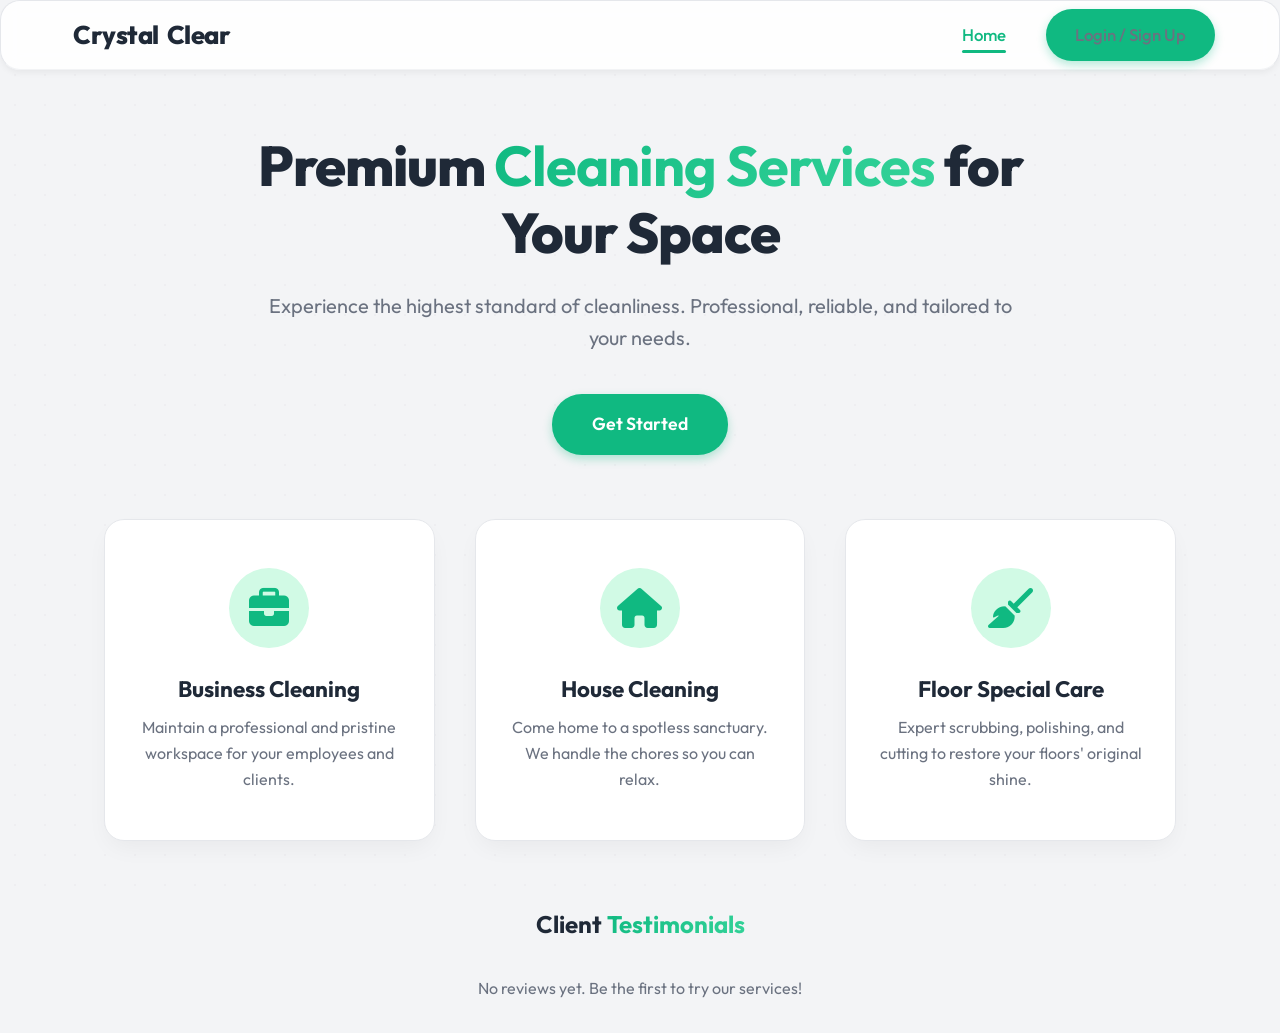
<file: FrontEnd/HTML/index.html>
<!DOCTYPE html>
<html lang="en">

<head>
    <meta charset="UTF-8">
    <meta name="viewport" content="width=device-width, initial-scale=1.0">
    <title>Crystal Clear - Premium Cleaning Services</title>
    <!-- Google Fonts -->
    <link rel="preconnect" href="https://fonts.googleapis.com">
    <link rel="preconnect" href="https://fonts.gstatic.com" crossorigin>
    <link href="https://fonts.googleapis.com/css2?family=Outfit:wght@300;400;500;600;700&display=swap" rel="stylesheet">
    <!-- Font Awesome Icons -->
    <link rel="stylesheet" href="https://cdnjs.cloudflare.com/ajax/libs/font-awesome/6.4.0/css/all.min.css">
    <link rel="stylesheet" href="../CSS/style.css">
    <link rel="stylesheet" href="../CSS/index.css">
</head>

<body>
    <div class="blob-bg">
        <div class="blob blob-1"></div>
        <div class="blob blob-2"></div>
        <div class="blob blob-3"></div>
    </div>

    <!-- Navigation -->
    <nav class="navbar glassmorphism">
        <div class="nav-brand">
            <i class="fa-solid fa-sparkles text-gradient"></i> Crystal <span>Clear</span>
        </div>
        <ul class="nav-links" id="nav-links">
            <!-- Dynamically populated based on auth state by common.js -->
        </ul>
        <div class="burger">
            <div class="line1"></div>
            <div class="line2"></div>
            <div class="line3"></div>
        </div>
    </nav>

    <!-- Main Content Area -->
    <main id="app-root">
        <section id="home-view" class="view-section active">
            <div style="text-align: center; max-width: 800px; margin: 0 auto 4rem auto;">
                <h1
                    style="font-size: 3.5rem; font-weight: 800; letter-spacing: -1px; margin-bottom: 1.5rem; line-height: 1.2;">
                    Premium <span class="text-gradient">Cleaning Services</span> for Your Space
                </h1>
                <p class="text-muted" style="font-size: 1.25rem; margin-bottom: 2.5rem; padding: 0 20px;">
                    Experience the highest standard of cleanliness. Professional, reliable, and tailored to your needs.
                </p>
                <div id="home-cta-container">
                    <!-- Nav generated by JS depending on auth -->
                </div>
            </div>

            <div class="services-grid">
                <div class="glassmorphism service-card">
                    <div class="icon-wrapper">
                        <i class="fas fa-briefcase"></i>
                    </div>
                    <div>
                        <h3 style="font-size: 1.4rem; margin-bottom: 0.5rem;">Business Cleaning</h3>
                        <p class="text-muted">Maintain a professional and pristine workspace for your employees and
                            clients.</p>
                    </div>
                </div>

                <div class="glassmorphism service-card">
                    <div class="icon-wrapper">
                        <i class="fas fa-home"></i>
                    </div>
                    <div>
                        <h3 style="font-size: 1.4rem; margin-bottom: 0.5rem;">House Cleaning</h3>
                        <p class="text-muted">Come home to a spotless sanctuary. We handle the chores so you can relax.
                        </p>
                    </div>
                </div>

                <div class="glassmorphism service-card">
                    <div class="icon-wrapper">
                        <i class="fas fa-broom"></i>
                    </div>
                    <div>
                        <h3 style="font-size: 1.4rem; margin-bottom: 0.5rem;">Floor Special Care</h3>
                        <p class="text-muted">Expert scrubbing, polishing, and cutting to restore your floors' original
                            shine.</p>
                    </div>
                </div>
            </div>

            <div id="ratings-container"></div>
        </section>
    </main>

    <!-- Notification Toast -->
    <div id="toast-container"></div>

    <script src="../JS/api.js"></script>
    <script src="../JS/common.js"></script>
    <script src="../JS/index.js"></script>
</body>

</html>
</file>
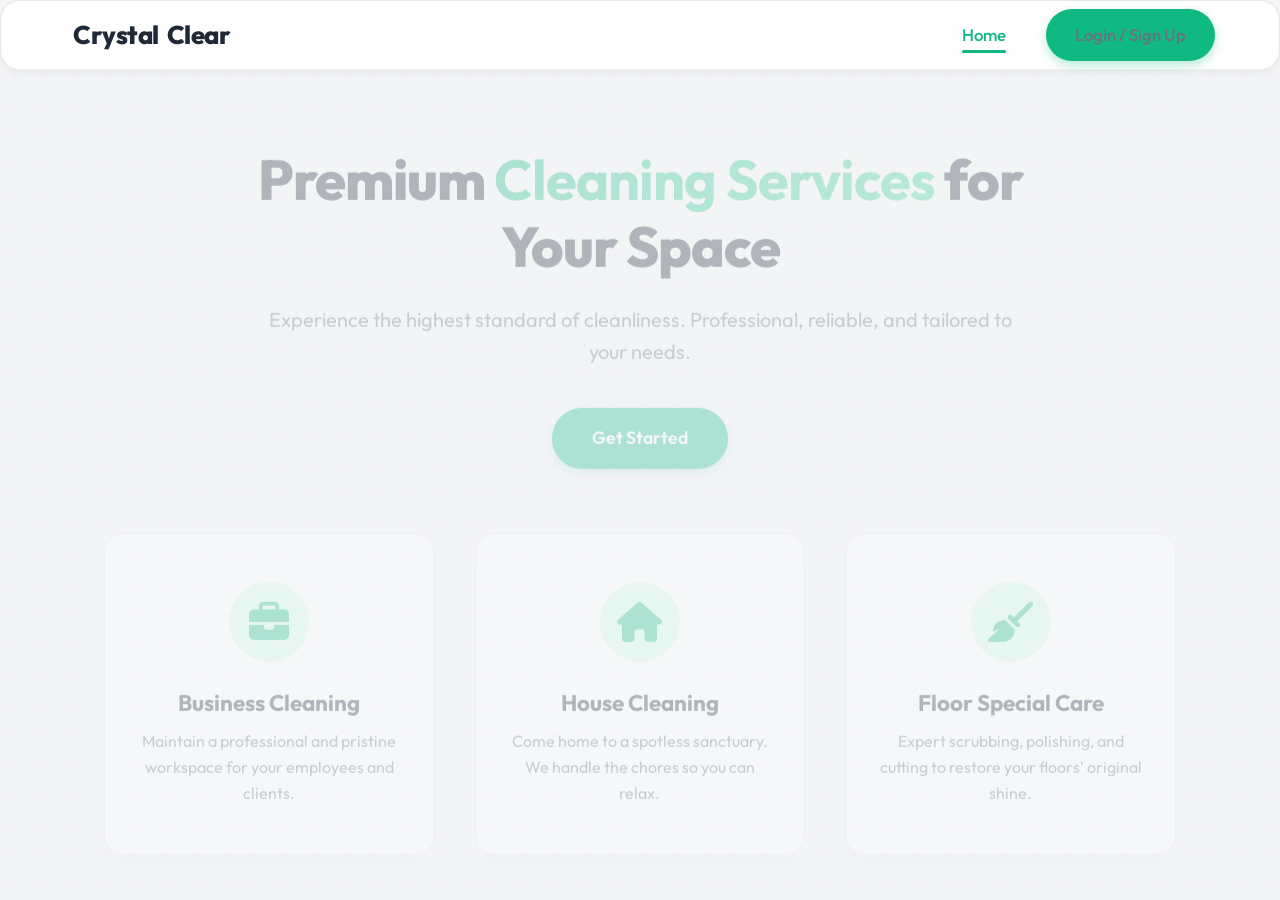
<file: FrontEnd/HTML/admin.html>
<!DOCTYPE html>
<html lang="en">

<head>
    <meta charset="UTF-8">
    <meta name="viewport" content="width=device-width, initial-scale=1.0">
    <title>Crystal Clear - Admin Panel</title>
    <!-- Google Fonts -->
    <link rel="preconnect" href="https://fonts.googleapis.com">
    <link rel="preconnect" href="https://fonts.gstatic.com" crossorigin>
    <link href="https://fonts.googleapis.com/css2?family=Outfit:wght@300;400;500;600;700&display=swap" rel="stylesheet">
    <!-- Font Awesome Icons -->
    <link rel="stylesheet" href="https://cdnjs.cloudflare.com/ajax/libs/font-awesome/6.4.0/css/all.min.css">
    <link rel="stylesheet" href="../CSS/style.css">
    <link rel="stylesheet" href="../CSS/admin.css">
</head>

<body>
    <div class="blob-bg"></div>

    <!-- Navigation -->
    <nav class="navbar glassmorphism">
        <div class="nav-brand">
            <i class="fa-solid fa-sparkles text-gradient"></i> Crystal <span>Clear</span>
        </div>
        <ul class="nav-links" id="nav-links">
            <!-- Dynamically populated based on auth state by common.js -->
        </ul>
        <div class="burger">
            <div class="line1"></div>
            <div class="line2"></div>
            <div class="line3"></div>
        </div>
    </nav>

    <!-- Main Content Area -->
    <main id="app-root">
        <section id="admin-view" class="view-section active">
            <h2 class="mb-4 text-gradient" style="font-size: 2.2rem; font-weight: 800;"><i
                    class="fa-solid fa-shield-halved"></i> Admin Control Panel</h2>

            <div class="glassmorphism mb-5"
                style="padding: 2rem; display: flex; justify-content: space-between; align-items: center; background: linear-gradient(to right, white, #f0fdf4);">
                <div>
                    <h3 style="font-size: 1.5rem; margin-bottom: 0.5rem; color: var(--primary-hover);">Appointment
                        Management</h3>
                    <p class="text-muted" style="margin: 0; font-size: 1.05rem;">Review, accept, or cancel incoming user
                        service requests.</p>
                </div>
                <div style="font-size: 3rem; color: var(--primary-light);">
                    <i class="fa-solid fa-calendar-check"></i>
                </div>
            </div>

            <div id="appointments-list" class="appointments-list">
                <!-- Javascript populated -->
            </div>

            <!-- Cancel Modal -->
            <div id="cancel-modal" class="glassmorphism"
                style="display: none; position: fixed; top: 50%; left: 50%; transform: translate(-50%, -50%); z-index: 2000; padding: 2.5rem; width: 90%; max-width: 450px;">
                <h3 class="mb-3 text-danger" style="font-size: 1.5rem; text-align: center;"><i
                        class="fa-solid fa-triangle-exclamation"></i> Cancel Appointment</h3>
                <p class="text-muted mb-4 text-center" style="font-size: 0.95rem;">Please provide a reason for
                    cancellation. This will be visible to the user.</p>
                <div class="form-group">
                    <textarea id="cancel-reason" class="form-control"
                        placeholder="E.g., Fully booked for this timeslot, out of service area..."
                        style="min-height: 100px;"></textarea>
                </div>
                <div style="display: flex; gap: 15px; margin-top: 1rem;">
                    <button id="submit-cancel" class="danger-btn" style="flex:1; padding: 0.8rem;">Confirm
                        Cancel</button>
                    <button
                        onclick="document.getElementById('cancel-modal').style.display='none'; document.getElementById('modal-overlay-admin').style.display='none'"
                        class="secondary-btn"
                        style="flex:1; padding: 0.8rem; border-color: var(--text-muted); color: var(--text-muted);">Abort</button>
                </div>
            </div>
            <!-- Modal Overlay -->
            <div id="modal-overlay-admin"
                style="display: none; position: fixed; top:0; left:0; width:100%; height:100%; z-index: 1500; background: rgba(31, 41, 55, 0.4); backdrop-filter: blur(8px); -webkit-backdrop-filter: blur(8px);">
            </div>
        </section>
    </main>

    <!-- Notification Toast -->
    <div id="toast-container"></div>

    <script src="../JS/api.js"></script>
    <script src="../JS/common.js"></script>
    <script src="../JS/admin.js"></script>
</body>

</html>
</file>
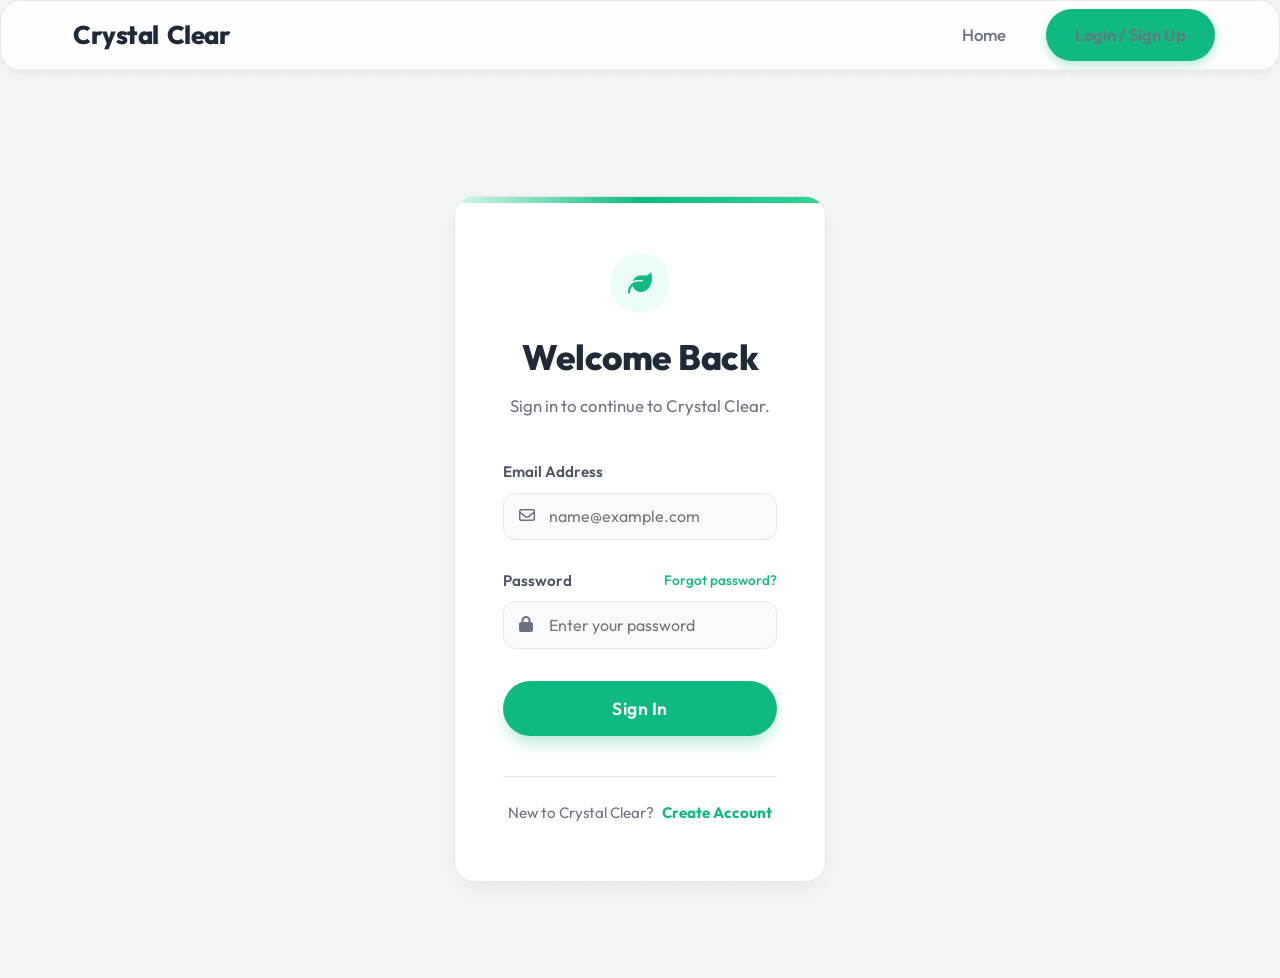
<file: FrontEnd/HTML/book.html>
<!DOCTYPE html>
<html lang="en">

<head>
    <meta charset="UTF-8">
    <meta name="viewport" content="width=device-width, initial-scale=1.0">
    <title>Crystal Clear - Book Service</title>
    <!-- Google Fonts -->
    <link rel="preconnect" href="https://fonts.googleapis.com">
    <link rel="preconnect" href="https://fonts.gstatic.com" crossorigin>
    <link href="https://fonts.googleapis.com/css2?family=Outfit:wght@300;400;500;600;700&display=swap" rel="stylesheet">
    <!-- Font Awesome Icons -->
    <link rel="stylesheet" href="https://cdnjs.cloudflare.com/ajax/libs/font-awesome/6.4.0/css/all.min.css">
    <link rel="stylesheet" href="../CSS/style.css">
    <link rel="stylesheet" href="../CSS/book.css">
</head>

<body>
    <div class="blob-bg">
        <div class="blob blob-1"></div>
        <div class="blob blob-2"></div>
        <div class="blob blob-3"></div>
    </div>

    <!-- Navigation -->
    <nav class="navbar glassmorphism">
        <div class="nav-brand">
            <i class="fa-solid fa-sparkles text-gradient"></i> Crystal <span>Clear</span>
        </div>
        <ul class="nav-links" id="nav-links">
            <!-- Dynamically populated based on auth state by common.js -->
        </ul>
        <div class="burger">
            <div class="line1"></div>
            <div class="line2"></div>
            <div class="line3"></div>
        </div>
    </nav>

    <!-- Main Content Area -->
    <main id="app-root">
        <section id="book-content-container" class="view-section active">
        </section>
    </main>

    <!-- Notification Toast -->
    <div id="toast-container"></div>

    <script src="../JS/api.js"></script>
    <script src="../JS/common.js"></script>
    <script src="../JS/book.js"></script>
</body>

</html>
</file>
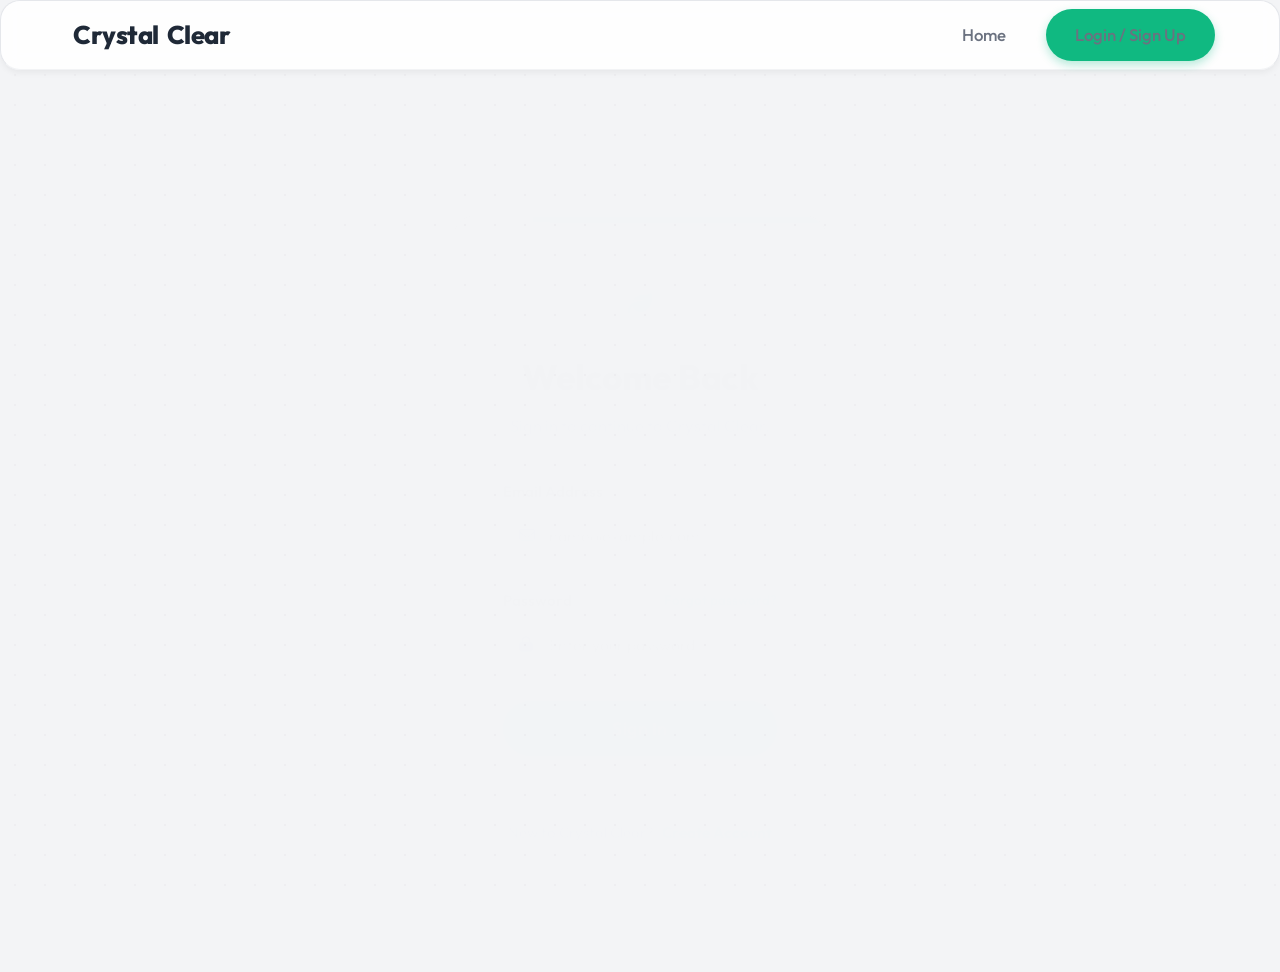
<file: FrontEnd/HTML/dashboard.html>
<!DOCTYPE html>
<html lang="en">

<head>
    <meta charset="UTF-8">
    <meta name="viewport" content="width=device-width, initial-scale=1.0">
    <title>Crystal Clear - Dashboard</title>
    <!-- Google Fonts -->
    <link rel="preconnect" href="https://fonts.googleapis.com">
    <link rel="preconnect" href="https://fonts.gstatic.com" crossorigin>
    <link href="https://fonts.googleapis.com/css2?family=Outfit:wght@300;400;500;600;700&display=swap" rel="stylesheet">
    <!-- Font Awesome Icons -->
    <link rel="stylesheet" href="https://cdnjs.cloudflare.com/ajax/libs/font-awesome/6.4.0/css/all.min.css">
    <link rel="stylesheet" href="../CSS/style.css">
    <link rel="stylesheet" href="../CSS/dashboard.css">
</head>

<body>
    <div class="blob-bg">
        <div class="blob blob-1"></div>
        <div class="blob blob-2"></div>
        <div class="blob blob-3"></div>
    </div>

    <!-- Navigation -->
    <nav class="navbar glassmorphism">
        <div class="nav-brand">
            <i class="fa-solid fa-sparkles text-gradient"></i> Crystal <span>Clear</span>
        </div>
        <ul class="nav-links" id="nav-links">
            <!-- Dynamically populated based on auth state by common.js -->
        </ul>
        <div class="burger">
            <div class="line1"></div>
            <div class="line2"></div>
            <div class="line3"></div>
        </div>
    </nav>

    <!-- Main Content Area -->
    <main id="app-root">
        <section id="dashboard-view" class="view-section active">
            <h2 id="dashboard-title" class="mb-4" style="font-size: 2.2rem; font-weight: 700;"></h2>

            <div style="display: grid; grid-template-columns: 1fr; gap: 2rem;">
                <div>
                    <h3 class="mb-4 text-gradient" style="font-size: 1.5rem;">My Appointments</h3>
                    <div id="appointments-container"></div>
                </div>
            </div>

            <!-- Rating Modal -->
            <div id="rate-modal" class="glassmorphism"
                style="display: none; position: fixed; top: 50%; left: 50%; transform: translate(-50%, -50%); z-index: 2000; padding: 2.5rem; width: 90%; max-width: 450px;">
                <h3 class="mb-3" style="font-size: 1.5rem; text-align: center;">Rate Service</h3>
                <p id="rate-service-name" class="text-muted mb-4 text-center" style="font-weight: 500;"></p>
                <div class="form-group text-center mb-4 text-warning"
                    style="font-size: 2.5rem; cursor: pointer; display: flex; justify-content: center; gap: 10px;"
                    id="star-rating">
                    <i class="fa-solid fa-star" data-val="1"></i>
                    <i class="fa-solid fa-star" data-val="2"></i>
                    <i class="fa-solid fa-star" data-val="3"></i>
                    <i class="fa-solid fa-star" data-val="4"></i>
                    <i class="fa-solid fa-star" data-val="5"></i>
                </div>
                <div class="form-group">
                    <textarea id="rate-comment" class="form-control" placeholder="Write a short review..."
                        style="min-height: 100px;"></textarea>
                </div>
                <div style="display: flex; gap: 15px; margin-top: 1rem;">
                    <button id="submit-rate" class="primary-btn" style="flex:1; padding: 0.8rem;">Submit Review</button>
                    <button
                        onclick="document.getElementById('rate-modal').style.display='none'; document.getElementById('modal-overlay').style.display='none'"
                        class="secondary-btn" style="flex:1; padding: 0.8rem;">Cancel</button>
                </div>
            </div>
            <!-- Modal Overlay -->
            <div id="modal-overlay"
                style="display: none; position: fixed; top:0; left:0; width:100%; height:100%; z-index: 1500; background: rgba(31, 41, 55, 0.4); backdrop-filter: blur(8px); -webkit-backdrop-filter: blur(8px);">
            </div>
        </section>
    </main>

    <!-- Notification Toast -->
    <div id="toast-container"></div>

    <script src="../JS/api.js"></script>
    <script src="../JS/common.js"></script>
    <script src="../JS/dashboard.js"></script>
</body>

</html>
</file>
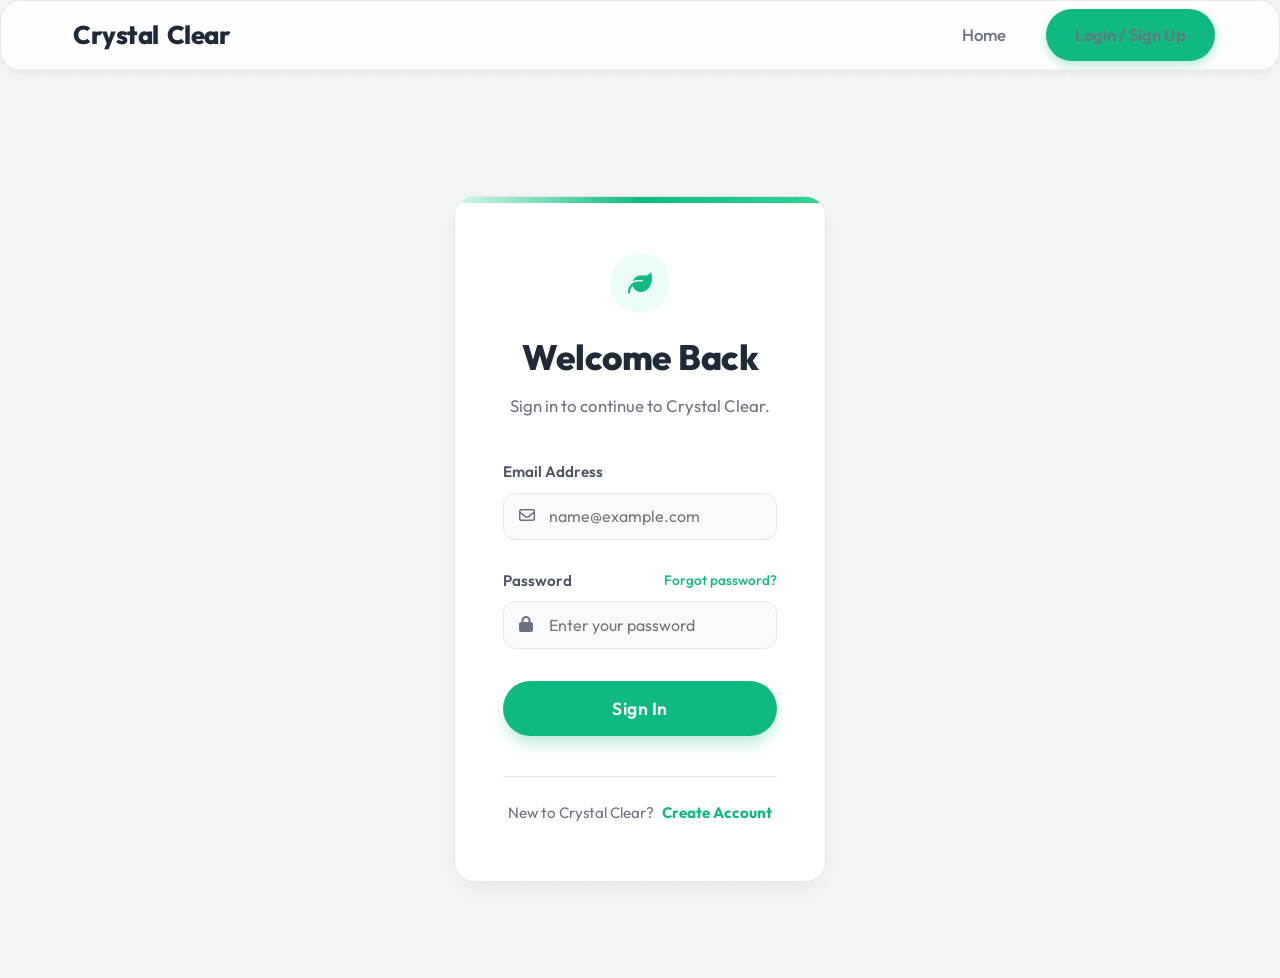
<file: FrontEnd/HTML/login.html>
<!DOCTYPE html>
<html lang="en">

<head>
    <meta charset="UTF-8">
    <meta name="viewport" content="width=device-width, initial-scale=1.0">
    <title>Crystal Clear - Login</title>
    <!-- Google Fonts -->
    <link rel="preconnect" href="https://fonts.googleapis.com">
    <link rel="preconnect" href="https://fonts.gstatic.com" crossorigin>
    <link href="https://fonts.googleapis.com/css2?family=Outfit:wght@300;400;500;600;700&display=swap" rel="stylesheet">
    <!-- Font Awesome Icons -->
    <link rel="stylesheet" href="https://cdnjs.cloudflare.com/ajax/libs/font-awesome/6.4.0/css/all.min.css">
    <link rel="stylesheet" href="../CSS/style.css">
    <link rel="stylesheet" href="../CSS/login.css">
</head>

<body>
    <div class="blob-bg">
        <div class="blob blob-1"></div>
        <div class="blob blob-2"></div>
        <div class="blob blob-3"></div>
    </div>

    <!-- Navigation -->
    <nav class="navbar glassmorphism">
        <div class="nav-brand">
            <i class="fa-solid fa-sparkles text-gradient"></i> Crystal <span>Clear</span>
        </div>
        <ul class="nav-links" id="nav-links">
            <!-- Dynamically populated based on auth state by common.js -->
        </ul>
        <div class="burger">
            <div class="line1"></div>
            <div class="line2"></div>
            <div class="line3"></div>
        </div>
    </nav>

    <!-- Main Content Area -->
    <main id="app-root">
        <section id="login-view" class="view-section active" style="max-width: 500px; margin: 4rem auto;">
            <div class="glassmorphism" style="padding: 3.5rem 3rem; position: relative; overflow: hidden;">
                <!-- Decorative Accent -->
                <div
                    style="position: absolute; top: 0; left: 0; width: 100%; height: 6px; background: linear-gradient(90deg, var(--primary-light), var(--primary-color), var(--accent-color));">
                </div>

                <div style="text-align: center; margin-bottom: 2.5rem;">
                    <div
                        style="width: 60px; height: 60px; background: #ecfdf5; border-radius: 50%; display: flex; align-items: center; justify-content: center; margin: 0 auto 1rem auto; color: var(--primary-color); font-size: 1.5rem;">
                        <i class="fas fa-leaf"></i>
                    </div>
                    <h2 style="font-size: 2.2rem; font-weight: 800; color: var(--text-main); letter-spacing: -0.5px;">
                        Welcome Back</h2>
                    <p class="text-muted" style="margin-top: 0.5rem; font-size: 1.05rem;">Sign in to continue to Crystal
                        Clear.</p>
                </div>

                <form id="login-form">
                    <div class="form-group" style="margin-bottom: 1.8rem;">
                        <label style="font-weight: 600; color: #4b5563; font-size: 0.95rem;">Email Address</label>
                        <div style="position: relative;">
                            <span
                                style="position: absolute; left: 1rem; top: 50%; transform: translateY(-50%); color: var(--text-muted);"><i
                                    class="far fa-envelope"></i></span>
                            <input type="email" id="login-email" class="form-control" placeholder="name@example.com"
                                required style="padding-left: 2.8rem;">
                        </div>
                    </div>
                    <div class="form-group" style="margin-bottom: 2rem;">
                        <div style="display: flex; justify-content: space-between; align-items: center;">
                            <label
                                style="font-weight: 600; color: #4b5563; font-size: 0.95rem; margin-bottom: 0;">Password</label>
                            <a href="#" class="text-primary" style="font-size: 0.85rem; font-weight: 500;">Forgot
                                password?</a>
                        </div>
                        <div style="position: relative; margin-top: 0.5rem;">
                            <span
                                style="position: absolute; left: 1rem; top: 50%; transform: translateY(-50%); color: var(--text-muted);"><i
                                    class="fas fa-lock"></i></span>
                            <input type="password" id="login-password" class="form-control"
                                placeholder="Enter your password" required style="padding-left: 2.8rem;">
                        </div>
                    </div>
                    <button type="submit" class="primary-btn"
                        style="width: 100%; padding: 1rem; font-size: 1.1rem; letter-spacing: 0.5px; box-shadow: 0 10px 15px -3px rgba(16, 185, 129, 0.3);">Sign
                        In</button>
                </form>

                <div
                    style="margin-top: 2.5rem; text-align: center; border-top: 1px solid var(--border-color); padding-top: 1.5rem;">
                    <p class="text-muted" style="font-size: 0.95rem;">New to Crystal Clear? <a href="signup.html"
                            class="text-primary"
                            style="font-weight: 700; white-space: nowrap; margin-left: 0.3rem;">Create Account</a></p>
                </div>
            </div>
        </section>
    </main>

    <!-- Notification Toast -->
    <div id="toast-container"></div>

    <script src="../JS/api.js"></script>
    <script src="../JS/common.js"></script>
    <script src="../JS/login.js"></script>
</body>

</html>
</file>
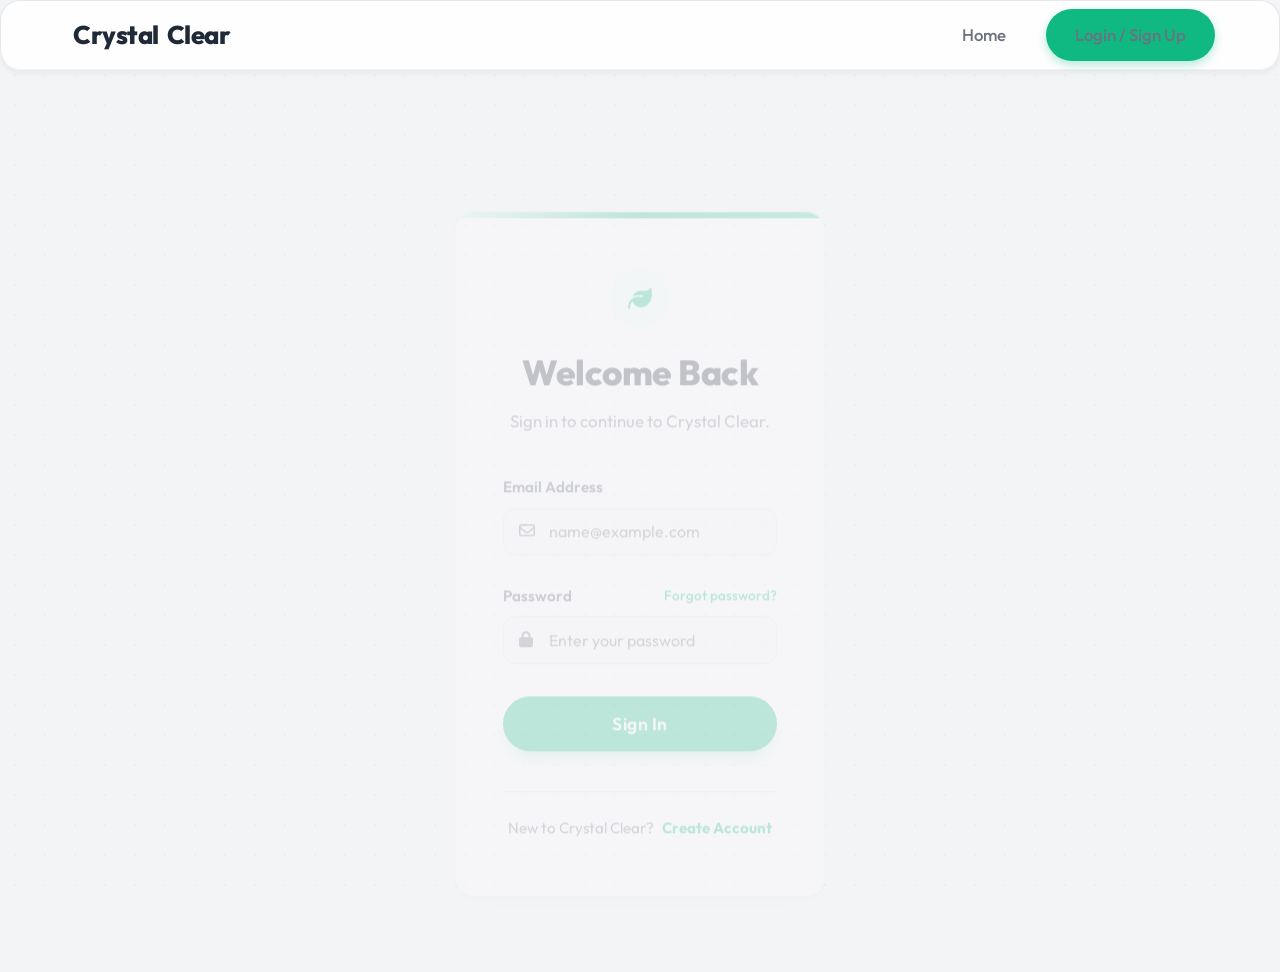
<file: FrontEnd/HTML/profile.html>
<!DOCTYPE html>
<html lang="en">

<head>
    <meta charset="UTF-8">
    <meta name="viewport" content="width=device-width, initial-scale=1.0">
    <title>Crystal Clear - Profile</title>
    <!-- Google Fonts -->
    <link rel="preconnect" href="https://fonts.googleapis.com">
    <link rel="preconnect" href="https://fonts.gstatic.com" crossorigin>
    <link href="https://fonts.googleapis.com/css2?family=Outfit:wght@300;400;500;600;700&display=swap" rel="stylesheet">
    <!-- Font Awesome Icons -->
    <link rel="stylesheet" href="https://cdnjs.cloudflare.com/ajax/libs/font-awesome/6.4.0/css/all.min.css">
    <link rel="stylesheet" href="../CSS/style.css">
    <link rel="stylesheet" href="../CSS/profile.css">
</head>

<body>
    <div class="blob-bg">
        <div class="blob blob-1"></div>
        <div class="blob blob-2"></div>
        <div class="blob blob-3"></div>
    </div>

    <!-- Navigation -->
    <nav class="navbar glassmorphism">
        <div class="nav-brand">
            <i class="fa-solid fa-sparkles text-gradient"></i> Crystal <span>Clear</span>
        </div>
        <ul class="nav-links" id="nav-links">
            <!-- Dynamically populated based on auth state by common.js -->
        </ul>
        <div class="burger">
            <div class="line1"></div>
            <div class="line2"></div>
            <div class="line3"></div>
        </div>
    </nav>

    <!-- Main Content Area -->
    <main id="app-root">
        <section id="profile-view" class="view-section active">
            <div style="display: flex; justify-content: space-between; align-items: center; margin-bottom: 2rem;">
                <h2 style="font-size: 2.2rem; font-weight: 700;">Profile Dashboard</h2>
            </div>

            <div style="display: grid; grid-template-columns: repeat(auto-fit, minmax(320px, 1fr)); gap: 2.5rem;">

                <!-- Statistics & History -->
                <div style="display: flex; flex-direction: column; gap: 2rem;">
                    <div id="profile-stats" class="glassmorphism"
                        style="padding: 2rem; display: flex; justify-content: space-around; text-align: center;">
                        <!-- JS populated -->
                    </div>

                    <div class="glassmorphism" style="padding: 2rem; flex: 1; max-height: 500px; overflow-y: auto;">
                        <h3 class="mb-4 border-bottom pb-3" style="font-size: 1.4rem;">Recent History</h3>
                        <div id="profile-history"></div>
                    </div>
                </div>

                <!-- Profile Form -->
                <div class="glassmorphism" style="padding: 2.5rem;">
                    <h3 class="mb-4 border-bottom pb-3" style="font-size: 1.4rem;">Personal Information</h3>
                    <form id="profile-form">
                        <div class="form-group">
                            <label>Full Name</label>
                            <input type="text" id="prof-name" class="form-control" required>
                        </div>
                        <div class="form-group">
                            <label>Email Address</label>
                            <input type="email" id="prof-email" class="form-control" disabled
                                style="opacity: 0.6; cursor: not-allowed;">
                        </div>
                        <div class="form-group">
                            <label>Phone Number</label>
                            <input type="tel" id="prof-phone" class="form-control" placeholder="e.g. +1 234 567 8900"
                                required>
                        </div>
                        <div class="form-group">
                            <label>Home Address</label>
                            <textarea id="prof-address" class="form-control" placeholder="Enter residential address"
                                required></textarea>
                        </div>
                        <div class="form-group">
                            <label>Workplace / Business Address</label>
                            <textarea id="prof-workplace" class="form-control"
                                placeholder="Enter work/office address (optional)"></textarea>
                        </div>
                        <div class="form-group">
                            <label>Gender</label>
                            <select id="prof-gender" class="form-control" required style="background-color: #f9fafb;">
                                <option value="" disabled selected>Select Gender</option>
                                <option value="Male">Male</option>
                                <option value="Female">Female</option>
                                <option value="Other">Other</option>
                            </select>
                        </div>
                        <button type="submit" class="primary-btn"
                            style="width: 100%; margin-top: 1.5rem; padding: 0.9rem;">Update Profile Settings</button>
                    </form>
                </div>

            </div>
        </section>
    </main>

    <!-- Notification Toast -->
    <div id="toast-container"></div>

    <script src="../JS/api.js"></script>
    <script src="../JS/common.js"></script>
    <script src="../JS/profile.js"></script>
</body>

</html>
</file>
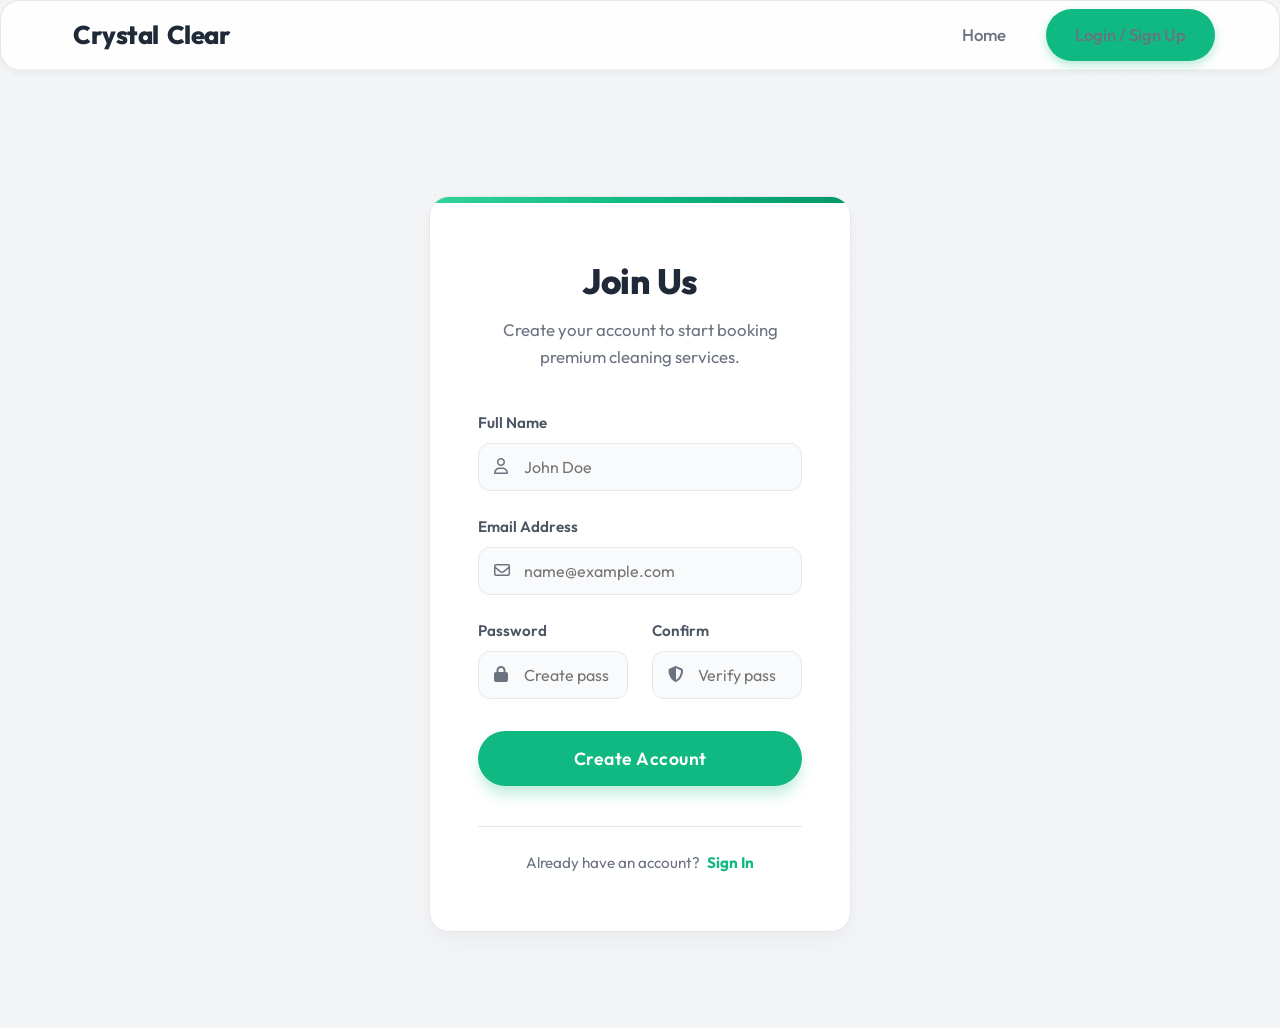
<file: FrontEnd/HTML/signup.html>
<!DOCTYPE html>
<html lang="en">

<head>
    <meta charset="UTF-8">
    <meta name="viewport" content="width=device-width, initial-scale=1.0">
    <title>Crystal Clear - Sign Up</title>
    <!-- Google Fonts -->
    <link rel="preconnect" href="https://fonts.googleapis.com">
    <link rel="preconnect" href="https://fonts.gstatic.com" crossorigin>
    <link href="https://fonts.googleapis.com/css2?family=Outfit:wght@300;400;500;600;700&display=swap" rel="stylesheet">
    <!-- Font Awesome Icons -->
    <link rel="stylesheet" href="https://cdnjs.cloudflare.com/ajax/libs/font-awesome/6.4.0/css/all.min.css">
    <link rel="stylesheet" href="../CSS/style.css">
    <link rel="stylesheet" href="../CSS/signup.css">
</head>

<body>
    <div class="blob-bg">
        <div class="blob blob-1"></div>
        <div class="blob blob-2"></div>
        <div class="blob blob-3"></div>
    </div>

    <!-- Navigation -->
    <nav class="navbar glassmorphism">
        <div class="nav-brand">
            <i class="fa-solid fa-sparkles text-gradient"></i> Crystal <span>Clear</span>
        </div>
        <ul class="nav-links" id="nav-links">
            <!-- Dynamically populated based on auth state by common.js -->
        </ul>
        <div class="burger">
            <div class="line1"></div>
            <div class="line2"></div>
            <div class="line3"></div>
        </div>
    </nav>

    <!-- Main Content Area -->
    <main id="app-root">
        <section id="signup-view" class="view-section active" style="max-width: 550px; margin: 4rem auto;">
            <div class="glassmorphism" style="padding: 3.5rem 3rem; position: relative; overflow: hidden;">
                <!-- Decorative Accent -->
                <div
                    style="position: absolute; top: 0; left: 0; width: 100%; height: 6px; background: linear-gradient(90deg, var(--accent-color), var(--primary-color), var(--primary-hover));">
                </div>

                <div style="text-align: center; margin-bottom: 2.5rem;">
                    <h2 style="font-size: 2.2rem; font-weight: 800; color: var(--text-main); letter-spacing: -0.5px;">
                        Join Us</h2>
                    <p class="text-muted" style="margin-top: 0.5rem; font-size: 1.05rem;">Create your account to start
                        booking premium cleaning services.</p>
                </div>

                <form id="register-form">
                    <div class="form-group" style="margin-bottom: 1.5rem;">
                        <label style="font-weight: 600; color: #4b5563; font-size: 0.95rem;">Full Name</label>
                        <div style="position: relative;">
                            <span
                                style="position: absolute; left: 1rem; top: 50%; transform: translateY(-50%); color: var(--text-muted);"><i
                                    class="far fa-user"></i></span>
                            <input type="text" id="reg-name" class="form-control" placeholder="John Doe" required
                                style="padding-left: 2.8rem;">
                        </div>
                    </div>
                    <div class="form-group" style="margin-bottom: 1.5rem;">
                        <label style="font-weight: 600; color: #4b5563; font-size: 0.95rem;">Email Address</label>
                        <div style="position: relative;">
                            <span
                                style="position: absolute; left: 1rem; top: 50%; transform: translateY(-50%); color: var(--text-muted);"><i
                                    class="far fa-envelope"></i></span>
                            <input type="email" id="reg-email" class="form-control" placeholder="name@example.com"
                                required style="padding-left: 2.8rem;">
                        </div>
                    </div>
                    <div style="display: grid; grid-template-columns: 1fr 1fr; gap: 1.5rem; margin-bottom: 2rem;">
                        <div class="form-group" style="margin-bottom: 0;">
                            <label style="font-weight: 600; color: #4b5563; font-size: 0.95rem;">Password</label>
                            <div style="position: relative;">
                                <span
                                    style="position: absolute; left: 1rem; top: 50%; transform: translateY(-50%); color: var(--text-muted);"><i
                                        class="fas fa-lock"></i></span>
                                <input type="password" id="reg-password" class="form-control" placeholder="Create pass"
                                    required style="padding-left: 2.8rem;">
                            </div>
                        </div>
                        <div class="form-group" style="margin-bottom: 0;">
                            <label style="font-weight: 600; color: #4b5563; font-size: 0.95rem;">Confirm</label>
                            <div style="position: relative;">
                                <span
                                    style="position: absolute; left: 1rem; top: 50%; transform: translateY(-50%); color: var(--text-muted);"><i
                                        class="fas fa-shield-alt"></i></span>
                                <input type="password" id="reg-confirm" class="form-control" placeholder="Verify pass"
                                    required style="padding-left: 2.8rem;">
                            </div>
                        </div>
                    </div>

                    <button type="submit" class="primary-btn"
                        style="width: 100%; padding: 1rem; font-size: 1.1rem; letter-spacing: 0.5px; box-shadow: 0 10px 15px -3px rgba(16, 185, 129, 0.3);">Create
                        Account</button>
                </form>

                <div
                    style="margin-top: 2.5rem; text-align: center; border-top: 1px solid var(--border-color); padding-top: 1.5rem;">
                    <p class="text-muted" style="font-size: 0.95rem;">Already have an account? <a href="login.html"
                            class="text-primary"
                            style="font-weight: 700; white-space: nowrap; margin-left: 0.3rem;">Sign In</a></p>
                </div>
            </div>
        </section>
    </main>

    <!-- Notification Toast -->
    <div id="toast-container"></div>

    <script src="../JS/api.js"></script>
    <script src="../JS/common.js"></script>
    <script src="../JS/signup.js"></script>
</body>

</html>
</file>
<file: FrontEnd/CSS/style.css>
:root {
    /* Color Palette - Premium Emerald Theme */
    --bg-color: #f3f4f6;
    /* Cool Gray 100 */
    --surface-color: #ffffff;
    /* Pure White */
    --shadow-color: rgba(0, 0, 0, 0.04);

    --primary-color: #10b981;
    /* Emerald 500 */
    --primary-hover: #059669;
    /* Emerald 600 */
    --primary-light: #d1fae5;
    /* Emerald 100 */
    --accent-color: #34d399;
    /* Emerald 400 */

    --text-main: #1f2937;
    /* Gray 800 */
    --text-muted: #6b7280;
    /* Gray 500 */

    --success: #10b981;
    --danger: #ef4444;
    --warning: #f59e0b;

    /* Depth & Shadows */
    --card-shadow: 0 10px 25px -5px rgba(0, 0, 0, 0.05), 0 8px 10px -6px rgba(0, 0, 0, 0.01);
    --hover-shadow: 0 20px 25px -5px rgba(0, 0, 0, 0.1), 0 10px 10px -5px rgba(0, 0, 0, 0.04);
    --border-color: #e5e7eb;
    /* Gray 200 */

    /* Typography */
    --font-family: 'Outfit', -apple-system, BlinkMacSystemFont, "Segoe UI", Roboto, Helvetica, Arial, sans-serif;

    /* Layout */
    --border-radius: 12px;
    --border-radius-lg: 20px;
    --transition-speed: 0.3s;
}

/* Reset & Base Styles */
* {
    margin: 0;
    padding: 0;
    box-sizing: border-box;
}

body {
    font-family: var(--font-family);
    background-color: var(--bg-color);
    color: var(--text-main);
    line-height: 1.6;
    min-height: 100vh;
    overflow-x: hidden;
    position: relative;
}

/* Subtle Background Pattern for Depth */
body::before {
    content: '';
    position: fixed;
    top: 0;
    left: 0;
    width: 100%;
    height: 100%;
    background-image: radial-gradient(var(--border-color) 1px, transparent 1px);
    background-size: 30px 30px;
    opacity: 0.4;
    z-index: -1;
    pointer-events: none;
}

a {
    text-decoration: none;
    color: inherit;
    transition: color var(--transition-speed) ease;
}

ul {
    list-style: none;
}

button,
input,
select,
textarea {
    font-family: inherit;
}

/* Hide Animated Blobs for Premium Clean Theme */
.blob-bg,
.blob {
    display: none;
}

/* Utilities (Sleek Modern Cards) */
.glassmorphism {
    background: var(--surface-color);
    border: 1px solid var(--border-color);
    box-shadow: var(--card-shadow);
    border-radius: var(--border-radius-lg);
    transition: transform var(--transition-speed) ease, box-shadow var(--transition-speed) ease;
}

.glassmorphism:hover {
    box-shadow: var(--hover-shadow);
}

/* Form inputs don't need the hover lift */
form .glassmorphism:hover {
    box-shadow: var(--card-shadow);
    transform: none;
}

.text-gradient {
    background: linear-gradient(135deg, var(--primary-color), var(--accent-color));
    -webkit-background-clip: text;
    -webkit-text-fill-color: transparent;
    background-clip: text;
    font-weight: 700;
}

.text-center {
    text-align: center;
}

.text-muted {
    color: var(--text-muted);
}

.text-primary {
    color: var(--primary-color);
}

.text-success {
    color: var(--success);
}

.text-danger {
    color: var(--danger);
}

.text-warning {
    color: var(--warning);
}

.mb-1 {
    margin-bottom: 0.5rem;
}

.mb-2 {
    margin-bottom: 1rem;
}

.mb-3 {
    margin-bottom: 1.5rem;
}

.mb-4 {
    margin-bottom: 2rem;
}

.mt-1 {
    margin-top: 0.5rem;
}

.mt-2 {
    margin-top: 1rem;
}

.mt-3 {
    margin-top: 1.5rem;
}

.pb-2 {
    padding-bottom: 1rem;
}

.pt-2 {
    padding-top: 1rem;
}

.border-bottom {
    border-bottom: 1px solid var(--border-color);
}

.border-top {
    border-top: 1px solid var(--border-color);
}

/* Navigation */
.navbar {
    position: fixed;
    top: 0;
    left: 0;
    width: 100%;
    background-color: rgba(255, 255, 255, 0.9);
    backdrop-filter: blur(10px);
    -webkit-backdrop-filter: blur(10px);
    border-bottom: 1px solid rgba(229, 231, 235, 0.5);
    display: flex;
    justify-content: space-between;
    align-items: center;
    padding: 1rem 5%;
    z-index: 1000;
    height: 70px;
    box-shadow: 0 4px 6px -1px rgba(0, 0, 0, 0.05);
}

.nav-brand {
    font-size: 1.6rem;
    font-weight: 800;
    display: flex;
    align-items: center;
    gap: 0.5rem;
    color: var(--text-main);
    letter-spacing: -0.5px;
}

.nav-brand i {
    color: var(--primary-color);
}

.nav-links {
    display: flex;
    align-items: center;
    gap: 2.5rem;
}

.nav-links a {
    font-weight: 500;
    font-size: 1.05rem;
    position: relative;
    color: var(--text-muted);
}

.nav-links a:not(.nav-btn)::after {
    content: '';
    position: absolute;
    width: 0;
    height: 3px;
    bottom: -8px;
    left: 50%;
    transform: translateX(-50%);
    background-color: var(--primary-color);
    transition: width var(--transition-speed) ease;
    border-radius: 3px;
}

.nav-links a:not(.nav-btn):hover,
.nav-links a.active:not(.nav-btn) {
    color: var(--primary-color);
}

.nav-links a:not(.nav-btn):hover::after,
.nav-links a.active:not(.nav-btn)::after {
    width: 100%;
}

/* Buttons */
.primary-btn {
    background-color: var(--primary-color);
    color: white;
    padding: 0.8rem 1.8rem;
    border-radius: 30px;
    font-weight: 600;
    border: none;
    cursor: pointer;
    transition: all 0.2s ease;
    display: inline-block;
    box-shadow: 0 4px 10px rgba(16, 185, 129, 0.3);
}

.primary-btn:hover {
    background-color: var(--primary-hover);
    transform: translateY(-2px);
    box-shadow: 0 6px 15px rgba(16, 185, 129, 0.4);
}

.primary-btn:active {
    transform: translateY(0);
}

.secondary-btn {
    background: transparent;
    color: var(--primary-color);
    padding: 0.75rem 1.75rem;
    border-radius: 30px;
    font-weight: 600;
    border: 2px solid var(--primary-color);
    cursor: pointer;
    transition: all 0.2s;
}

.secondary-btn:hover {
    background: var(--primary-light);
    transform: translateY(-2px);
}

.danger-btn {
    background: var(--danger);
    color: white;
    padding: 0.8rem 1.8rem;
    border-radius: 30px;
    font-weight: 600;
    border: none;
    cursor: pointer;
    transition: all 0.2s;
    box-shadow: 0 4px 10px rgba(239, 68, 68, 0.2);
}

.danger-btn:hover {
    background: #dc2626;
    transform: translateY(-2px);
    box-shadow: 0 6px 15px rgba(239, 68, 68, 0.3);
}

.success-btn {
    background: var(--success);
    color: white;
    padding: 0.8rem 1.8rem;
    border-radius: 30px;
    font-weight: 600;
    border: none;
    cursor: pointer;
    transition: all 0.2s;
    box-shadow: 0 4px 10px rgba(16, 185, 129, 0.2);
}

.success-btn:hover {
    background: var(--primary-hover);
    transform: translateY(-2px);
    box-shadow: 0 6px 15px rgba(16, 185, 129, 0.3);
}

/* Burger Menu (Mobile) */
.burger {
    display: none;
    cursor: pointer;
}

.burger div {
    width: 25px;
    height: 3px;
    background-color: var(--text-main);
    margin: 5px;
    transition: all 0.3s ease;
    border-radius: 3px;
}

/* Layouting Context */
main {
    padding-top: 100px;
    min-height: calc(100vh - 70px);
    width: 100%;
}

.view-section {
    display: none;
    opacity: 0;
    transition: opacity 0.5s cubic-bezier(0.4, 0, 0.2, 1);
    padding: 2rem 5%;
    max-width: 1200px;
    margin: 0 auto;
}

.view-section.active {
    display: block;
    opacity: 1;
    animation: fadeSlideUp 0.6s cubic-bezier(0.4, 0, 0.2, 1) forwards;
}

@keyframes fadeSlideUp {
    from {
        opacity: 0;
        transform: translateY(20px);
    }

    to {
        opacity: 1;
        transform: translateY(0);
    }
}

/* Inputs and Forms */
.form-group {
    margin-bottom: 1.5rem;
    width: 100%;
}

.form-group label {
    display: block;
    margin-bottom: 0.5rem;
    font-weight: 500;
    color: var(--text-main);
}

.form-control {
    width: 100%;
    padding: 0.8rem 1rem;
    background: #f9fafb;
    /* Gray 50 */
    border: 1px solid var(--border-color);
    border-radius: var(--border-radius);
    color: var(--text-main);
    font-size: 1rem;
    transition: border-color 0.2s, box-shadow 0.2s, background-color 0.2s;
}

.form-control:focus {
    outline: none;
    background: #ffffff;
    border-color: var(--primary-color);
    box-shadow: 0 0 0 4px var(--primary-light);
}

textarea.form-control {
    resize: vertical;
    min-height: 120px;
}

select.form-control {
    cursor: pointer;
    appearance: none;
    background-image: url("data:image/svg+xml;charset=UTF-8,%3csvg xmlns='http://www.w3.org/2000/svg' viewBox='0 0 24 24' fill='none' stroke='currentColor' stroke-width='2' stroke-linecap='round' stroke-linejoin='round'%3e%3cpolyline points='6 9 12 15 18 9'%3e%3c/polyline%3e%3c/svg%3e");
    background-repeat: no-repeat;
    background-position: right 1rem center;
    background-size: 1em;
}

/* Badges */
.badge {
    padding: 0.4rem 0.8rem;
    border-radius: 20px;
    font-size: 0.75rem;
    font-weight: 700;
    text-transform: uppercase;
    letter-spacing: 0.5px;
}

.badge-pending {
    background: #fef3c7;
    color: #d97706;
}

.badge-accepted {
    background: #d1fae5;
    color: #059669;
}

.badge-cancelled {
    background: #fee2e2;
    color: #dc2626;
}

.badge-completed {
    background: #e0e7ff;
    color: #4f46e5;
}

/* Indigo for completed */

/* Toasts */
#toast-container {
    position: fixed;
    bottom: 20px;
    right: 20px;
    z-index: 9999;
    display: flex;
    flex-direction: column;
    gap: 10px;
}

.toast {
    background: var(--surface-color);
    color: var(--text-main);
    padding: 1rem 1.5rem;
    border-radius: var(--border-radius);
    box-shadow: var(--card-shadow);
    display: flex;
    align-items: center;
    gap: 12px;
    border-left: 5px solid var(--primary-color);
    animation: slideInRight 0.4s cubic-bezier(0.4, 0, 0.2, 1) forwards;
    font-weight: 500;
}

.toast.error {
    border-left-color: var(--danger);
}

.toast.success {
    border-left-color: var(--success);
}

.toast i {
    font-size: 1.2rem;
}

.toast.success i {
    color: var(--success);
}

.toast.error i {
    color: var(--danger);
}

@keyframes slideInRight {
    from {
        transform: translateX(100%);
        opacity: 0;
    }

    to {
        transform: translateX(0);
        opacity: 1;
    }
}

@keyframes fadeOut {
    to {
        opacity: 0;
        transform: translateX(100%);
    }
}

/* Specific Modern Components */
.services-grid {
    display: grid;
    grid-template-columns: repeat(auto-fit, minmax(300px, 1fr));
    gap: 2.5rem;
    margin-bottom: 4rem;
}

.service-card {
    text-align: center;
    padding: 3rem 2rem;
    display: flex;
    flex-direction: column;
    align-items: center;
    gap: 1.5rem;
}

.icon-wrapper {
    width: 80px;
    height: 80px;
    background: var(--primary-light);
    border-radius: 50%;
    display: flex;
    align-items: center;
    justify-content: center;
    color: var(--primary-color);
    font-size: 2.5rem;
    transition: transform 0.3s ease;
}

.service-card:hover .icon-wrapper {
    transform: scale(1.1) rotate(5deg);
}

/* Modal Overlay Blur */
#modal-overlay,
#modal-overlay-admin {
    backdrop-filter: blur(8px);
    -webkit-backdrop-filter: blur(8px);
    background: rgba(31, 41, 55, 0.4) !important;
}

/* Responsive */
@media screen and (max-width: 768px) {
    .nav-links {
        position: fixed;
        right: 0px;
        height: 100vh;
        top: 0;
        background: var(--surface-color);
        display: flex;
        flex-direction: column;
        align-items: center;
        width: 70%;
        transform: translateX(100%);
        transition: transform 0.3s cubic-bezier(0.4, 0, 0.2, 1);
        padding-top: 100px;
        z-index: 999;
        box-shadow: -10px 0 20px rgba(0, 0, 0, 0.05);
    }

    .nav-links.nav-active {
        transform: translateX(0%);
    }

    .burger {
        display: block;
        z-index: 1000;
    }

    .navbar {
        padding: 1rem 1.5rem;
    }
}
</file>
<file: FrontEnd/CSS/index.css>
/* Home page specific styles */
.services-grid {
    display: grid;
    grid-template-columns: repeat(auto-fit, minmax(300px, 1fr));
    gap: 2.5rem;
    margin-bottom: 4rem;
}

.service-card {
    text-align: center;
    padding: 3rem 2rem;
    display: flex;
    flex-direction: column;
    align-items: center;
    gap: 1.5rem;
}

.icon-wrapper {
    width: 80px;
    height: 80px;
    background: var(--primary-light);
    border-radius: 50%;
    display: flex;
    align-items: center;
    justify-content: center;
    color: var(--primary-color);
    font-size: 2.5rem;
    transition: transform 0.3s ease;
}

.service-card:hover .icon-wrapper {
    transform: scale(1.1) rotate(5deg);
}

.cta-large-btn {
    font-size: 1.1rem;
    padding: 1rem 2.5rem;
}

.testimonials-container {
    max-width: 800px;
    margin: 0 auto;
}

.testimonial-card {
    padding: 1.5rem;
    margin-bottom: 1.5rem;
}

.testimonial-header {
    display: flex;
    justify-content: space-between;
    align-items: center;
    margin-bottom: 1rem;
}

.testimonial-user-info {
    display: flex;
    align-items: center;
    gap: 10px;
}

.testimonial-avatar {
    width: 40px;
    height: 40px;
    border-radius: 50%;
    background: var(--primary-light);
    color: var(--primary-color);
    display: flex;
    align-items: center;
    justify-content: center;
    font-weight: bold;
    font-size: 1.2rem;
}

.testimonial-name {
    font-size: 1.1rem;
}

.testimonial-comment {
    line-height: 1.7;
    font-size: 0.95rem;
}

.testimonial-meta {
    font-size: 0.8rem;
    color: #9ca3af;
    margin-top: 1rem;
}
</file>
<file: FrontEnd/CSS/admin.css>
/* Admin specific CSS */
/* Admin Panel specific CSS */
.admin-message-box {
    padding: 2rem;
}

.admin-cancel-reason-box {
    background: #fee2e2;
    padding: 0.8rem;
    border-radius: 8px;
}

.admin-action-btn {
    padding: 0.5rem 1.2rem;
    font-size: 0.95rem;
}

.admin-accept-btn {
    margin-right: 0.8rem;
}

.admin-processed-text {
    font-weight: 500;
}

.admin-appointment-card {
    padding: 2rem;
}

.admin-card-header {
    display: flex;
    justify-content: space-between;
    align-items: start;
    border-bottom: 1px solid var(--border-color);
    padding-bottom: 1rem;
    margin-bottom: 1.5rem;
}

.admin-card-title {
    margin: 0;
    font-size: 1.3rem;
}

.admin-status-badge {
    margin-left: 10px;
    vertical-align: middle;
}

.admin-time-text {
    font-weight: 500;
}

.admin-details-grid {
    display: grid;
    grid-template-columns: repeat(auto-fit, minmax(280px, 1fr));
    gap: 2rem;
    font-size: 0.95rem;
}

.admin-details-box {
    background: #f9fafb;
    padding: 1.5rem;
    border-radius: 12px;
    border: 1px solid var(--border-color);
}

.admin-box-title {
    display: block;
    margin-bottom: 0.8rem;
    font-size: 1.1rem;
}

.admin-detail-row {
    color: var(--text-main);
    margin-bottom: 0.3rem;
}

.admin-detail-row-last {
    color: var(--text-main);
}

.admin-action-footer {
    margin-top: 1.5rem;
    border-top: 1px solid var(--border-color);
    padding-top: 1.5rem;
    text-align: right;
}
</file>
<file: FrontEnd/CSS/book.css>
/* Book page specific CSS */
.incomplete-profile-card {
    padding: 3rem;
    max-width: 500px;
    margin: 4rem auto;
}

.incomplete-profile-icon {
    font-size: 3rem;
}

.booking-card {
    max-width: 650px;
    margin: 2rem auto;
    padding: 3rem 2.5rem;
}

.booking-title {
    font-size: 2rem;
}

.book-input-gray {
    background-color: #f9fafb;
}

.booking-grid {
    display: grid;
    grid-template-columns: 1fr 1fr;
    gap: 1.5rem;
}

.booking-submit-btn {
    width: 100%;
    margin-top: 1.5rem;
    padding: 1rem;
    font-size: 1.1rem;
}
</file>
<file: FrontEnd/CSS/dashboard.css>
/* Dashboard CSS */
.dashboard-message-box {
    padding: 2rem;
}

.rate-service-btn {
    padding: 0.5rem 1.2rem;
    font-size: 0.9rem;
    border-color: var(--primary-color);
    color: var(--primary-color);
}

.rated-status-text {
    font-size: 0.95rem;
    font-weight: 500;
}

.appointment-card {
    padding: 2rem;
    display: flex;
    flex-direction: column;
    gap: 1rem;
}

.appointment-card-header {
    display: flex;
    justify-content: space-between;
    align-items: start;
    border-bottom: 1px solid var(--border-color);
    padding-bottom: 1rem;
}

.appointment-card-title {
    margin: 0;
    font-size: 1.3rem;
}

.appointment-details {
    font-size: 0.95rem;
    display: flex;
    flex-direction: column;
    gap: 0.5rem;
    margin-top: 0.5rem;
}

.detail-icon {
    width: 20px;
}

.appointment-action-footer {
    margin-top: 1rem;
    text-align: right;
    border-top: 1px solid var(--border-color);
    padding-top: 1rem;
}
</file>
<file: FrontEnd/CSS/login.css>
/* Login specific styles */
</file>
<file: FrontEnd/CSS/profile.css>
/* Profile specific CSS */
.stat-box {
    display: inline-block;
    text-align: center;
}

.stat-number {
    font-size: 2.5rem;
    margin-bottom: 0.2rem;
}

.stat-label {
    font-size: 0.9rem;
    font-weight: 500;
    text-transform: uppercase;
}

.stat-divider {
    width: 1px;
    background: var(--border-color);
    margin: 0 1rem;
    display: inline-block;
    height: 60px;
    vertical-align: middle;
}

.empty-history-msg {
    text-align: center;
    margin-top: 2rem;
}

.history-item {
    margin-bottom: 1.5rem;
    padding-bottom: 1.5rem;
    border-bottom: 1px solid var(--border-color);
}

.history-item-header {
    display: flex;
    justify-content: space-between;
    align-items: start;
    margin-bottom: 0.5rem;
}

.history-service-name {
    font-size: 1.1rem;
    color: var(--text-main);
}

.history-date {
    font-size: 0.9rem;
    display: flex;
    align-items: center;
    gap: 5px;
}
</file>
<file: FrontEnd/CSS/signup.css>
/* Signup specific CSS */
</file>
